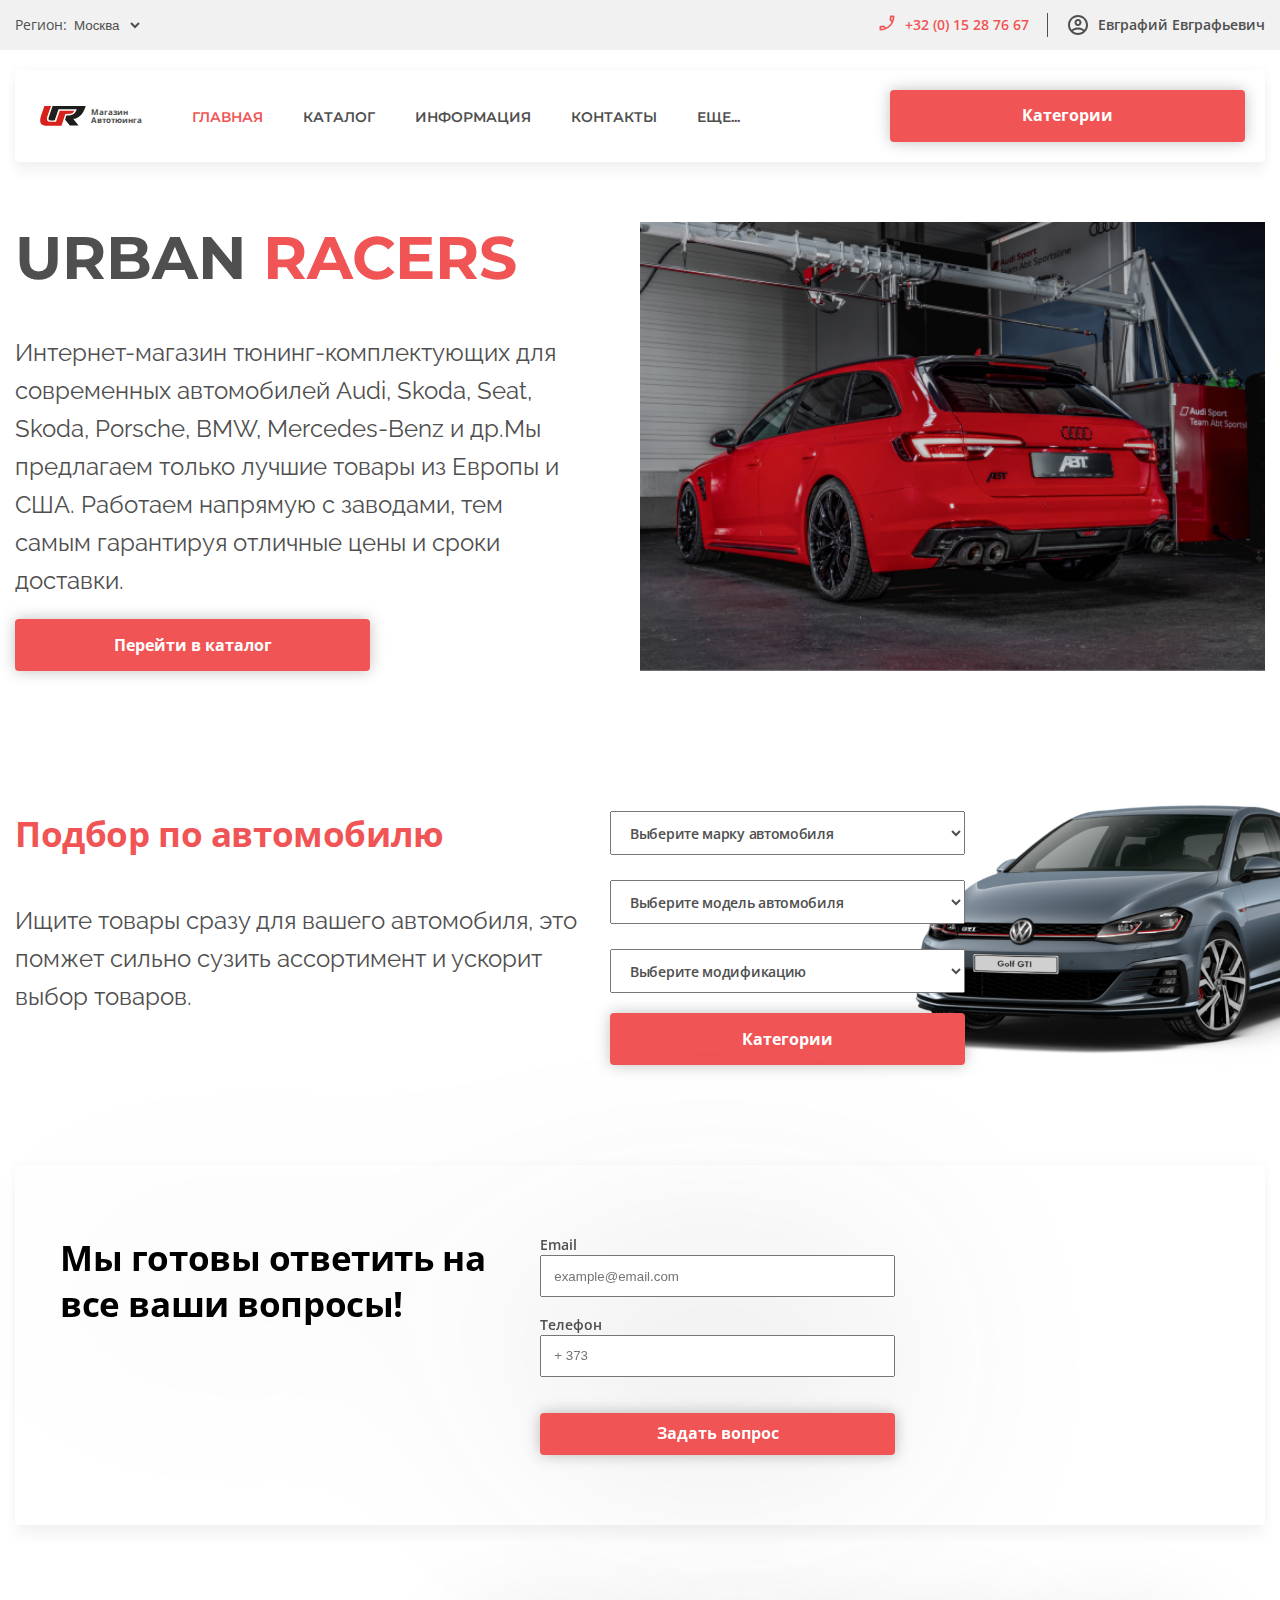
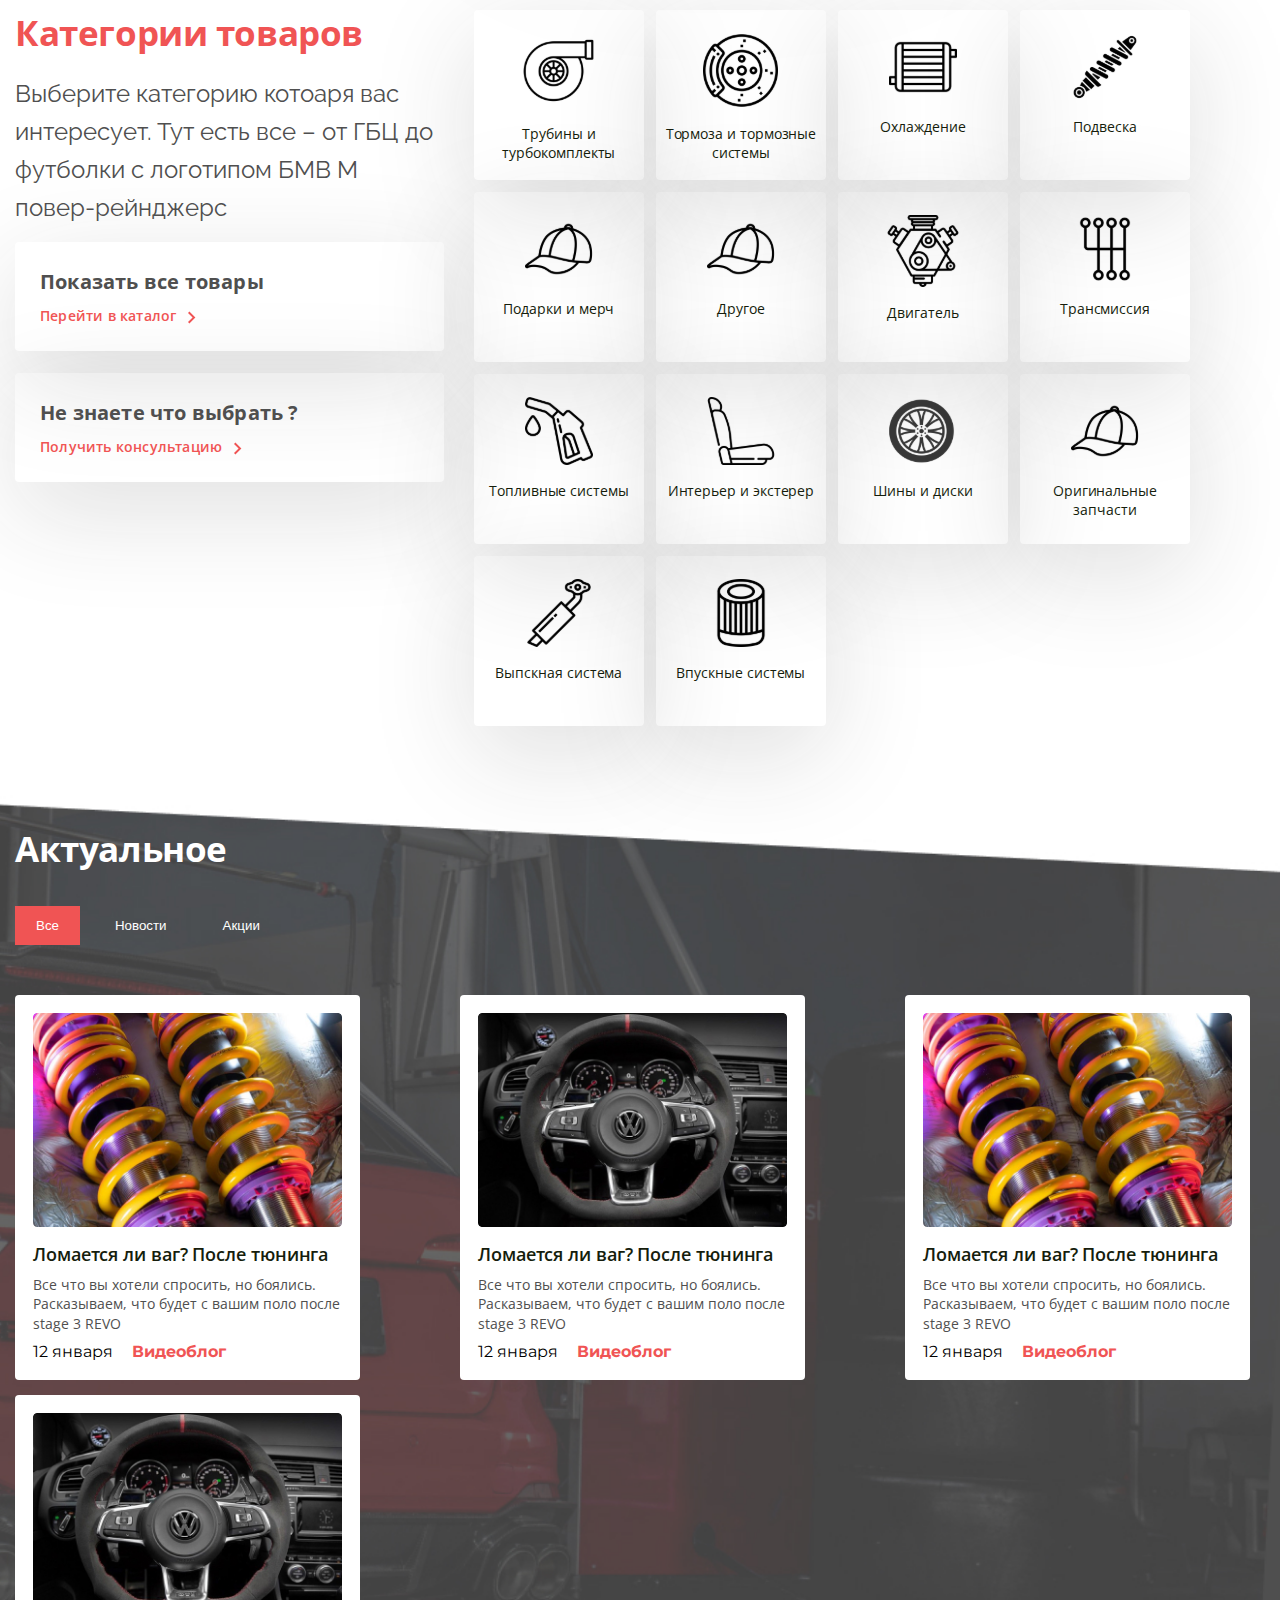
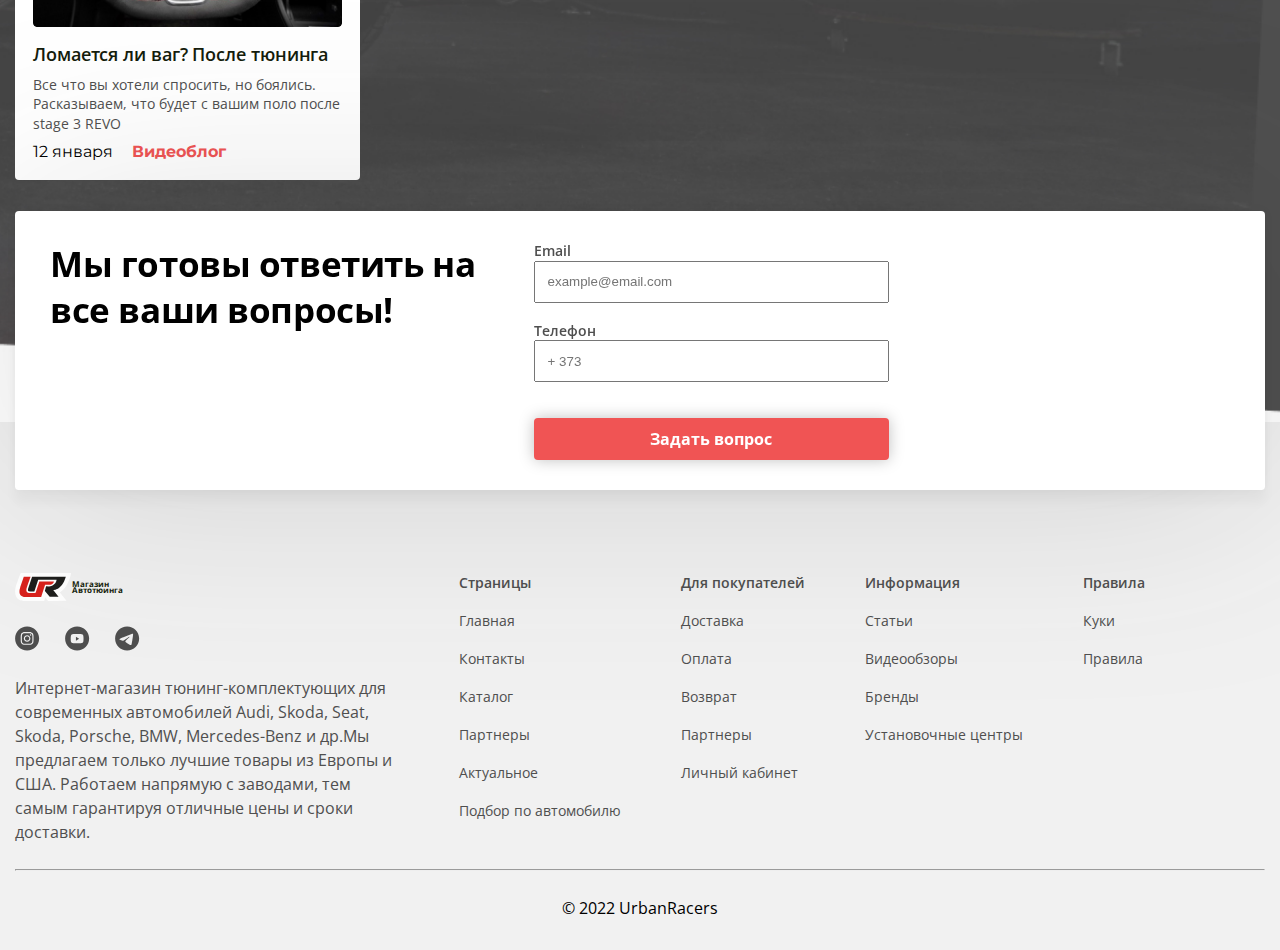
<file: index.html>
<!DOCTYPE html>
<html lang="ru">

<head>
    <meta charset="UTF-8">
    <meta http-equiv="X-UA-Compatible" content="IE=edge">
    <meta name="viewport" content="width=device-width, initial-scale=1.0">
    <title>Магазин Автотюинга</title>
    <meta name="description" content="Интернет-магазин тюнинг-комплектующих для современных автомобилей Audi, Skoda, Seat, Skoda, Porsche, BMW, Mercedes-Benz и др.Мы предлагаем только лучшие товары из Европы и США.">
    <!-- open graf -->
    <meta property="og:title" content="Магазин Автотюинга">
    <meta property="og:description" content="Интернет-магазин тюнинг-комплектующих для современных автомобилей Audi, Skoda, Seat, Skoda, Porsche, BMW, Mercedes-Benz и др.Мы предлагаем только лучшие товары из Европы и США.">
    <meta property="og:image" content="./img/header/graf-car.png">
    <!-- open graf /-->
    <link rel="shortcut icon" href="./img/header/logo.png" type="image/x-icon">
    <link rel="stylesheet" href="./css/slick-theme.css">
    <link rel="stylesheet" href="./css/slick.css">
    <link rel="stylesheet" href="./css/jquery.fancybox.min.css">
    <link rel="stylesheet" href="./css/style.css">
</head>

<body>

    <header class="header">
        <div class="header__wrap">
            <div class="container">
                <div class="header__top">
                    <div class="header__top-region">
                        <h3 class="header__region-txt">Регион:</h3>
                        <select class="header__select" name="header__select">
                            <option value="1">Москва</option>
                            <option value="2">Москва1</option>
                            <option value="3">Москва2</option>
                        </select>
                    </div>
                    <div class="header__top-contakt">
                        <div class="header__phone">
                            <div class="header__phone-image">
                                <img src="./img/header/phone.svg" alt="phone">
                            </div>
                            <div class="header__phone-number">
                                <a class="header__phone-link" href="#">+32 (0) 15 28 76 67</a>
                            </div>
                        </div>
                        <div class="header__name">
                            <div class="header__name-image">
                                <img src="./img/header/user.svg" alt="user">
                            </div>
                            <div class="header__name-user">
                                <span>Евграфий Евграфьевич</span>
                            </div>
                        </div>
                    </div>
                </div>

            </div>   
        </div>

        <div class="container container--s">
            <div class="header__nav">
                <div class="header__nav-box">

                    <a href="#" class="header__nav-logo">
                        <div class="header__logo-image">
                            <img src="./img/header/logo.svg" alt="logo">
                        </div>
                        <div class="header__logo-txt">Магазин <br> Автотюинга</div>
                    </a>

                    <div class="header__nav-menu">
                        <ul class="header__menu">
                            <li class="header__menu-li header__menu-li--active"><a class="header__menu-link" href="#">главная</a></li>
                            <li class="header__menu-li"><a class="header__menu-link" href="#">каталог</a></li>
                            <li class="header__menu-li"><a class="header__menu-link" href="#">информация</a></li>
                            <li class="header__menu-li"><a class="header__menu-link" href="#">контакты</a></li>
                            <li class="header__menu-li"><a class="header__menu-link" href="#">еще...</a></li>
                        </ul>
                    </div>

                </div>
                <button class="header__btn --btn">Категории</button>
                <div class="header__burger">
                    <span class="burger"></span>
                </div>
            </div>              
        </div>

    </header>

    <section class="main">
        <div class="container">
            <div class="main__block">
                <div class="main__block-txt">
                    <h1 class="main__title">URBAN <span>RACERS</span></h1>
                    <p class="main__text --text ">Интернет-магазин тюнинг-комплектующих для современных автомобилей Audi, Skoda, Seat, Skoda, Porsche, BMW, Mercedes-Benz и др.Мы предлагаем только лучшие товары из Европы и США. Работаем напрямую с заводами, тем самым гарантируя отличные цены и сроки доставки.</p>
                    <a class="main__btn --btn" href="#">Перейти в каталог</a>
                </div>
                <div class="main__block-image">
                    <img src="./img/main/bg.jpg" alt="car">
                </div>
            </div>
        </div>
    </section>
    
    <section class="pick">
        <div class="container">
            <div class="pick__block">
                <div class="pick__block-txt">
                    <h2 class="pick__title --title">Подбор по автомобилю</h2>
                    <p class="pick__text --text">Ищите товары сразу для вашего автомобиля, это помжет сильно сузить ассортимент и ускорит выбор товаров. </p>
                </div>
                <div class="pick__block-select">
                    <select class="pick__select" name="pick__select-1">
                        <option value="1">Выберите марку автомобиля</option>
                        <option value="2">AUDI</option>
                        <option value="3">VOLKSWAGEN</option>
                        <option value="4">MERCEDES</option>
                        <option value="5">OPEL</option>
                    </select>
                    <select class="pick__select" name="pick__select-2">
                        <option value="1">Выберите модель автомобиля</option>
                        <option value="2">Выберите модель автомобиля</option>
                        <option value="3">Выберите модель автомобиля</option>
                        <option value="4">Выберите модель автомобиля</option>
                        <option value="5">Выберите модель автомобиля</option>
                    </select>
                    <select class="pick__select" name="pick__select-3">
                        <option value="1">Выберите модификацию</option>
                        <option value="2">Выберите модификацию</option>
                        <option value="3">Выберите модификацию</option>
                        <option value="4">Выберите модификацию</option>
                        <option value="5">Выберите модификацию</option>
                    </select>

                    <button class="pick__btn --btn">Категории</button>
                </div>
            </div>
        </div>
    </section>
    
    <section class="ask">
        <div class="container">
            <div class="ask__block">
                <div class="ask__block-txt">
                    <h2 class="ask__title --title">Мы готовы ответить на все ваши вопросы!</h2>
                </div>
                <form class="ask__block-form">
                    <div class="ask__grup-input">
                        <div class="ask__wrap-input">
                            <h4 class="ask__label">Email</h4>
                            <input class="ask__input" type="text" placeholder="example@email.com">
                        </div>
                        <div class="ask__wrap-input">
                            <h4 class="ask__label">Телефон</h4>
                            <input class="ask__input" type="text" placeholder="+ 373">
                        </div>
                    </div>
                    <button type="button" class="ask__btn --btn">Задать вопрос</button>
                </form>
            </div>
        </div>
    </section>
       
    <section class="categories">
        <div class="container">
            <div class="categories__block">
                <div class="categories__block-txt">
                    <h2 class="categories__title --title">Категории товаров</h2>
                    <p class="categories__text --text">Выберите категорию котоаря вас интересует. Тут есть все – от ГБЦ до футболки с логотипом БМВ М повер-рейнджерс</p>
                    <div class="categories__box">
                        <h3 class="categories__subtitle">Показать все товары</h3>
                        <a class="categories__t-link" href="#">Перейти в каталог <img src="./img/categories/arrow-red.svg" alt="img"></a>
                    </div>
                    <div class="categories__box">
                        <h3 class="categories__subtitle">Не знаете что выбрать ?</h3>
                        <a class="categories__t-link" href="#">Получить консультацию <img src="./img/categories/arrow-red.svg" alt="img"></a>
                    </div>
                </div>

                <div class="categories__block-image">

                    <a href="#">
                        <div class="categories__image-wrap">
                            <div class="categories__image">
                                <img src="./img/categories/categories-1.svg" alt="img">
                            </div>
                            <h5 class="categories__image-text">Трубины и турбокомплекты</h5>
                        </div>                        
                    </a>

                    <a href="#">
                        <div class="categories__image-wrap">
                            <div class="categories__image">
                                <img src="./img/categories/categories-2.svg" alt="img">
                            </div>
                            <h5 class="categories__image-text">Тормоза и тормозные системы</h5>
                        </div>                        
                    </a>

                    <a href="#">
                        <div class="categories__image-wrap">
                            <div class="categories__image">
                                <img src="./img/categories/categories-3.svg" alt="img">
                            </div>
                            <h5 class="categories__image-text">Охлаждение</h5>
                        </div>                        
                    </a>

                    <a href="#">
                        <div class="categories__image-wrap">
                            <div class="categories__image">
                                <img src="./img/categories/categories-4.svg" alt="img">
                            </div>
                            <h5 class="categories__image-text">Подвеска</h5>
                        </div>                        
                    </a>

                    <a href="#">
                        <div class="categories__image-wrap">
                            <div class="categories__image">
                                <img src="./img/categories/categories-5.svg" alt="img">
                            </div>
                            <h5 class="categories__image-text">Подарки и мерч</h5>
                        </div>                        
                    </a>

                    <a href="#">
                        <div class="categories__image-wrap">
                            <div class="categories__image">
                                <img src="./img/categories/categories-6.svg" alt="img">
                            </div>
                            <h5 class="categories__image-text">Другое</h5>
                        </div>                        
                    </a>

                    <a href="#">
                        <div class="categories__image-wrap">
                            <div class="categories__image">
                                <img src="./img/categories/categories-7.svg" alt="img">
                            </div>
                            <h5 class="categories__image-text">Двигатель</h5>
                        </div>                        
                    </a>

                    <a href="#">
                        <div class="categories__image-wrap">
                            <div class="categories__image">
                                <img src="./img/categories/categories-8.svg" alt="img">
                            </div>
                            <h5 class="categories__image-text">Трансмиссия</h5>
                        </div>                        
                    </a>

                    <a href="#">
                        <div class="categories__image-wrap">
                            <div class="categories__image">
                                <img src="./img/categories/categories-9.svg" alt="img">
                            </div>
                            <h5 class="categories__image-text">Топливные системы</h5>
                        </div>                        
                    </a>

                    <a href="#">
                        <div class="categories__image-wrap">
                            <div class="categories__image">
                                <img src="./img/categories/categories-10.svg" alt="img">
                            </div>
                            <h5 class="categories__image-text">Интерьер и экстерер</h5>
                        </div>                        
                    </a>

                    <a href="#">
                        <div class="categories__image-wrap">
                            <div class="categories__image">
                                <img src="./img/categories/categories-11.svg" alt="img">
                            </div>
                            <h5 class="categories__image-text">Шины и диски</h5>
                        </div>
                    </a>

                    <a href="#">
                        <div class="categories__image-wrap">
                            <div class="categories__image">
                                <img src="./img/categories/categories-12.svg" alt="img">
                            </div>
                            <h5 class="categories__image-text">Оригинальные запчасти</h5>
                        </div>                        
                    </a>

                    <a href="#">
                        <div class="categories__image-wrap">
                            <div class="categories__image">
                                <img src="./img/categories/categories-13.svg" alt="img">
                            </div>
                            <h5 class="categories__image-text">Выпскная система</h5>
                        </div>                        
                    </a>

                    <a href="#">
                        <div class="categories__image-wrap">
                            <div class="categories__image">
                                <img src="./img/categories/categories-14.svg" alt="img">
                            </div>
                            <h5 class="categories__image-text">Впускные системы</h5>
                        </div>                        
                    </a>

                </div>
            </div>
        </div>
    </section>


    <section class="topical">
        <div class="container topical__container">
            <h2 class="topical__title --title">Актуальное</h2>
            <div class="topical__grup">
                <button class="topical__btn topical__btn--active" data-filter="all">Все</button>
                <button class="topical__btn" data-filter=".new">Новости</button>
                <button class="topical__btn" data-filter=".sale">Акции</button>
            </div>
            <div class="topical__box">

                <div class="topical__box-item mix new">
                    <div class="topical__item-image">
                        <img src="./img/topical/topical-1.jpg" alt="img">
                    </div>
                    <h3 class="topical__subtitle">Ломается ли ваг? После тюнинга</h3>
                    <p class="topical__text">Все что вы хотели спросить, но боялись. Расказываем, что будет с вашим поло после stage 3 REVO</p>
                    <h4 class="topical__dat">12 января <a href="#">Видеоблог</a></h4>
                </div>

                <div class="topical__box-item mix sale">
                    <div class="topical__item-image">
                        <img src="./img/topical/topical-2.jpg" alt="img">
                    </div>
                    <h3 class="topical__subtitle">Ломается ли ваг? После тюнинга</h3>
                    <p class="topical__text">Все что вы хотели спросить, но боялись. Расказываем, что будет с вашим поло после stage 3 REVO</p>
                    <h4 class="topical__dat">12 января <a href="#">Видеоблог</a></h4>
                </div>

                <div class="topical__box-item mix new">
                    <div class="topical__item-image">
                        <img src="./img/topical/topical-1.jpg" alt="img">
                    </div>
                    <h3 class="topical__subtitle">Ломается ли ваг? После тюнинга</h3>
                    <p class="topical__text">Все что вы хотели спросить, но боялись. Расказываем, что будет с вашим поло после stage 3 REVO</p>
                    <h4 class="topical__dat">12 января <a href="#">Видеоблог</a></h4>
                </div>

                <div class="topical__box-item mix sale">
                    <div class="topical__item-image">
                        <img src="./img/topical/topical-2.jpg" alt="img">
                    </div>
                    <h3 class="topical__subtitle">Ломается ли ваг? После тюнинга</h3>
                    <p class="topical__text">Все что вы хотели спросить, но боялись. Расказываем, что будет с вашим поло после stage 3 REVO</p>
                    <h4 class="topical__dat">12 января <a href="#">Видеоблог</a></h4>
                </div>

            </div>

            <div class="ask__block ask__block-2">
                <div class="ask__block-txt">
                    <h2 class="ask__title --title">Мы готовы ответить на все ваши вопросы!</h2>
                </div>
                <form class="ask__block-form">
                    <div class="ask__grup-input">
                        <div class="ask__wrap-input">
                            <h4 class="ask__label">Email</h4>
                            <input class="ask__input" type="text" placeholder="example@email.com">
                        </div>
                        <div class="ask__wrap-input">
                            <h4 class="ask__label">Телефон</h4>
                            <input class="ask__input" type="text" placeholder="+ 373">
                        </div>
                    </div>
                    <button type="button" class="ask__btn --btn">Задать вопрос</button>
                </form>
            </div>

        </div>
    </section>

    <footer class="footer">
        <div class="container">
            <div class="footer__box">

                <div class="footer__box-info">

                    <div class="footer__info-logo">
                        <div class="footer__logo-image">
                            <img src="./img/footer/footer-logo.svg" alt="logo">
                        </div>
                        <div class="footer__logo-text">Магазин <br> Автотюинга</div>
                    </div>

                    <div class="footer__grup-icon">

                        <a href="#" class="footer__icon-link">
                            <img src="./img/footer/insta.svg" alt="insta">
                        </a>
                        <a href="#" class="footer__icon-link">
                            <img src="./img/footer/youtube.svg" alt="insta">
                        </a>
                        <a href="#" class="footer__icon-link">
                            <img src="./img/footer/telega.svg" alt="insta">
                        </a>

                    </div>

                    <p class="footer__text">Интернет-магазин тюнинг-комплектующих для современных автомобилей Audi, Skoda, Seat, Skoda, Porsche, BMW, Mercedes-Benz и др.Мы предлагаем только лучшие товары из Европы и США. Работаем напрямую с заводами, тем самым гарантируя отличные цены и сроки доставки.</p>
                </div> 

                <div class="footer__box-nav">
                    <h3 class="footer__title">Страницы</h3>
                    <ul class="footer__menu">
                        <li class="footer__menu-item">
                            <a class="footer__menu-link" href="#">Главная</a>
                        </li>
                        <li class="footer__menu-item">
                            <a class="footer__menu-link" href="#">Контакты</a>
                        </li>
                        <li class="footer__menu-item">
                            <a class="footer__menu-link" href="#">Каталог</a>
                        </li>
                        <li class="footer__menu-item">
                            <a class="footer__menu-link" href="#">Партнеры</a>
                        </li>
                        <li class="footer__menu-item">
                            <a class="footer__menu-link" href="#">Актуальное</a>
                        </li>
                        <li class="footer__menu-item">
                            <a class="footer__menu-link" href="#">Подбор по автомобилю</a>
                        </li>
                    </ul>
                </div>

                <div class="footer__box-nav">
                    <h3 class="footer__title">Для покупателей</h3>
                    <ul class="footer__menu">
                        <li class="footer__menu-item">
                            <a class="footer__menu-link" href="#">Доставка</a>
                        </li>
                        <li class="footer__menu-item">
                            <a class="footer__menu-link" href="#">Оплата</a>
                        </li>
                        <li class="footer__menu-item">
                            <a class="footer__menu-link" href="#">Возврат</a>
                        </li>
                        <li class="footer__menu-item">
                            <a class="footer__menu-link" href="#">Партнеры</a>
                        </li>
                        <li class="footer__menu-item">
                            <a class="footer__menu-link" href="#">Личный кабинет</a>
                        </li>
                    </ul>
                </div>

                <div class="footer__box-nav">
                    <h3 class="footer__title">Информация</h3>
                    <ul class="footer__menu">
                        <li class="footer__menu-item">
                            <a class="footer__menu-link" href="#">Статьи</a>
                        </li>
                        <li class="footer__menu-item">
                            <a class="footer__menu-link" href="#">Видеообзоры</a>
                        </li>
                        <li class="footer__menu-item">
                            <a class="footer__menu-link" href="#">Бренды</a>
                        </li>
                        <li class="footer__menu-item">
                            <a class="footer__menu-link" href="#">Установочные центры</a>
                        </li>
                    </ul>
                </div>

                <div class="footer__box-nav">
                    <h3 class="footer__title">Правила</h3>
                    <ul class="footer__menu">
                        <li class="footer__menu-item">
                            <a class="footer__menu-link" href="#">Куки</a>
                        </li>
                        <li class="footer__menu-item">
                            <a class="footer__menu-link" href="#">Правила</a>
                        </li>
                    </ul>
                </div>

            </div>
            <hr class="footer__hr">
            <h6 class="footer__end">© 2022 UrbanRacers</h6>
            
        </div>
    </footer>


    <section class="">
        <div class="container">
            <div class="__block">
                <div class="__block-item"></div>
            </div>
        </div>
    </section>



<!-- 
    <div class="container">
        <div class="class-mi">
            <div class="class-mi__item">1111111111</div>
            <div class="class-mi__item">2222222222</div>
            <div class="class-mi__item">33333333333</div>
            <div class="class-mi__item">1111111111</div>
            <div class="class-mi__item">2222222222</div>
            <div class="class-mi__item">33333333333</div>
        </div>
    </div> -->
    
<!-- 
    <div class="galleri">
        <a href="./img/1.jpg" data-fancybox="grup">
            <img src="./img/1.jpg" alt="img">
        </a>
        <a href="./img/2.jpg" data-fancybox="grup">
            <img src="./img/2.jpg" alt="img">
        </a>
        <a href="./img/3.jpg" data-fancybox="grup">
            <img src="./img/3.jpg" alt="img">
        </a>
        <a href="./img/4.jpg" data-fancybox="grup">
            <img src="./img/4.jpg" alt="img">
        </a>
        <a href="./img/5.jpg" data-fancybox="grup">
            <img src="./img/5.jpg" alt="img">
        </a>
    </div>
 -->


    <script src="https://ajax.googleapis.com/ajax/libs/jquery/3.5.1/jquery.min.js"></script>
    <script src="./js/slick.js"></script>
    <script src="./js/jquery.fancybox.min.js"></script>
    <script src="./js/mixitup.js"></script>
    <script src="./js/main.js"></script>
</body>

</html>
</file>
<file: css/style.css>
@import url('https://fonts.googleapis.com/css2?family=Montserrat:wght@400;700&family=Open+Sans:wght@400;600;700&family=Raleway&display=swap');

*{
  margin: 0; 
  padding: 0;
  box-sizing: border-box; 
}
body {
    font-family: 'Open Sans', sans-serif;
}

h1, h2, h3, h4, h5, h6 {
    margin: 0;
}
ul, li {
    padding: 0;
	 list-style: none;
}
img {
  max-width: 100%;
  display: block;
}
a {
    text-decoration: none;
}
/* .container-big {
    max-width: 1790px;
    padding: 0 15px;
    margin: 0 auto;
} */
.container {
    max-width: 1710px;
    padding: 0 15px;
    margin: 0 auto;
}
:root {
    --w-color: #ffffff; 
    --ser-color: #F1F1F1; 
    --set-color: #4F4F4F; 
    --bl-color: #000000; 
    --bls-color: #151D0C; 
    --r-color: #F05454; 
    --hover-color: #c10000; 
    --hover-color-2: #fac7c7; 
}

.--btn {
    display: flex;
    justify-content: center;
    align-items: center;
    font-family: 'Open Sans';
    font-weight: 700;
    font-size: 16px;
    line-height: 135%;
    color: var(--w-color);
    background: var(--r-color);
    box-shadow: 0px 0px 15px rgba(0, 0, 0, 0.25);
    border-radius: 4px;
    border: none;
    width: 355px;
    height: 52px;
    cursor: pointer;
    transition: all 0.5s;
    -webkit-transition: all 0.5s;
    -moz-transition: all 0.5s;
    -ms-transition: all 0.5s;
    -o-transition: all 0.5s;
}
.--btn:hover {
    background: var(--hover-color);
}  
.--title {
    font-family: 'Open Sans';
    font-weight: 700;
    font-size: 35px;
    line-height: 130%;   
    letter-spacing: -0.41px;    
    color: var(--r-color);
}
.--text {
    font-family: 'Raleway';
    font-weight: 400;
    font-size: 24px;
    line-height: 158%;
    color: var(--set-color);    
}

/* ======================================= */

/* ========== header ========== */

.header__wrap {
    background: var(--ser-color);
    min-height: 48px;   
    margin-bottom: 20px; 
}
.header__top {
    display: flex;
    justify-content: space-between;
    align-items: center;
    padding: 13px 0;
}
.header__top-region {
    display: flex; 
    align-items: center;  
}
.header__region-txt {
    margin-right: 3px;
    font-weight: 400;
    font-size: 14px;
    line-height: 170%;
    color: var(--set-color);
}
.header__select {
    border: none;
    color: var(--set-color);
    background: var(--ser-color);
    margin-top: 1px;
}
.header__select:focus {
    overflow: hidden;
}
.header__select option {
    border: none;
}
.header__select option:focus {
    overflow: hidden;
}
.header__top-contakt {
    display: flex;
    align-items: center;
}
.header__phone {
    display: flex;
    padding-right: 18px;
    border-right: 1px solid var(--set-color);
}
.header__phone-image {
    margin-right: 8px;
}
.header__phone-link {
    color: var(--r-color);
    font-weight: 600;
    font-size: 14px;
    line-height: 170%;
}
.header__phone-link:hover {
    color: var(--hover-color);
}  
.header__name {
    display: flex;
    align-items: center;
    padding-left: 18px;
}
.header__name-image {
    margin-right: 8px;
}
.header__name-user span {
    font-weight: 600;
    font-size: 14px;
    line-height: 170%; 
    color: var(--set-color); 
}

/* ----------------------------- */
.header__nav {
    display: flex;
    justify-content: space-between;
    align-items: center;
    flex-wrap: wrap;
    padding: 20px;
    box-shadow: 0px 12px 12px rgba(0, 0, 0, 0.04), 0px 0px 12px rgba(0, 0, 0, 0.04);
    border-radius: 4px;
    -webkit-border-radius: 4px;
    -moz-border-radius: 4px;
    -ms-border-radius: 4px;
    -o-border-radius: 4px;
    position: relative;
}
.header__nav-box {
    display: flex;
    align-items: center;
}
.header__nav-box {
    display: flex;
}
.header__nav-logo {
    display: flex;
    align-items: center;
    margin-right: 50px;
}
.header__logo-image {
    width: 56px;
}
.header__logo-txt {
    font-weight: 700;
    font-size: 8px;
    line-height: 100%; 
    color: var(--set-color);       
}

.header__menu {
    display: flex;
    gap: 40px;
}

.header__menu-li--active a {
    color: var(--r-color);
}
.header__menu-link {
    font-family: 'Montserrat';
    font-weight: 600;
    font-size: 14px;
    line-height: 143%; 
    text-transform: uppercase;
    color: var(--set-color); 
    transition: all 0.5s;
    -webkit-transition: all 0.5s;
    -moz-transition: all 0.5s;
    -ms-transition: all 0.5s;
    -o-transition: all 0.5s;
}
.header__menu-link:hover  {
    color: var(--r-color);
}



/* ============== */
.header__burger {
    width: 26px;
    height: 26px;
    display: flex;
    align-items: center;
    display: none;
}
.burger {
    display: block;
    width: 24px;
    height: 2px;
    position: relative;
    background: var(--r-color);
    transition: all 0.5s ease;
    -webkit-transition: all 0.5s ease;
    -moz-transition: all 0.5s ease;
    -ms-transition: all 0.5s ease;
    -o-transition: all 0.5s ease;
}
.burger::before {
    content: '';
    display: block;
    width: 24px;
    height: 2px;
    top: -7px;
    position: absolute;
    background: var(--r-color);
    transition: all 0.5s ease;
    -webkit-transition: all 0.5s ease;
    -moz-transition: all 0.5s ease;
    -ms-transition: all 0.5s ease;
    -o-transition: all 0.5s ease;
}
.burger::after {
    content: '';
    display: block;
    width: 24px;
    height: 2px;
    bottom: -7px;
    position: absolute;
    background: var(--r-color);
    transition: all 0.5s ease;
    -webkit-transition: all 0.5s ease;
    -moz-transition: all 0.5s ease;
    -ms-transition: all 0.5s ease;
    -o-transition: all 0.5s ease;
}
/* ==== */
.burger-active {
    background: transparent;
}
.burger-active::before {
    content: '';
    display: block;
    width: 24px;
    height: 2px;
    top: 0px;
    position: absolute;
    background: var(--r-color);
    transform: rotate(45deg);
    -webkit-transform: rotate(45deg);
    -moz-transform: rotate(45deg);
    -ms-transform: rotate(45deg);
    -o-transform: rotate(45deg);
}
.burger-active::after {
    content: '';
    display: block;
    width: 24px;
    height: 2px;
    bottom: 0px;
    position: absolute;
    background: var(--r-color);
    transform: rotate(-225deg);
    -webkit-transform: rotate(-225deg);
    -moz-transform: rotate(-225deg);
    -ms-transform: rotate(-225deg);
    -o-transform: rotate(-225deg);
}
/* ========== header /========== */

/* ========== main ========== */
.main__block {
    display: flex;
    justify-content: space-between;
    padding: 60px 0 0;
    gap: 25px;
}
.main__block-txt {
    max-width: 45%;
}
.main__title {
    font-family: 'Montserrat';
    font-weight: 700;
    font-size: 60px;
    line-height: 120%;
    text-transform: capitalize;
    color: var(--set-color);    
    margin-bottom: 40px;
}
.main__title span {
    color: var(--r-color);  
}
.main__text {
    margin-bottom: 20px;
}
.main__block-image {
    width: 50%;
}
.main__block-image img {
    width: 100%;
    height: 100%;
    object-fit: cover;
}
/* ========== main /========== */

/* ========== pick ========== */
.pick {
   padding: 140px 0 100px; 
   background: url(../img/pick/pick-1.png) 100% 40% / 40% no-repeat;
}
.pick__block {
    display: flex;
    align-items: flex-start;
    /* flex-wrap: wrap; */
    gap: 25px;
}
.pick__block-txt {
    max-width: 570px;
}
.pick__title {
    margin-bottom: 45px;
}
.pick__block-select {
    display: flex;
    gap: 25px 15px;
    flex-wrap: wrap;
}
.pick__select {
    width: 355px;
    height: 44px;
    font-family: 'Open Sans';
    font-weight: 600;
    font-size: 14px;
    line-height: 135%;
    display: flex;
    align-items: center;
    letter-spacing: -0.3px;    
    color: var(--set-color);
    padding-left: 15px;
}

.pick__btn {
    width: 355px;
    height: 52px;  
    margin-top: -5px; 
}
/* ========== pick /========== */

/* ========== ask ========== */ 

.ask__block {
    display: flex;
    gap: 25px;
    min-height: 230px;
    padding: 70px 45px;
    box-shadow: 0px 12px 12px rgba(0, 0, 0, 0.04), 0px 0px 12px rgba(0, 0, 0, 0.04);
    border-radius: 4px;
    filter: drop-shadow(0px 0px 104px rgba(41, 41, 41, 0.15));
    -webkit-filter: drop-shadow(0px 0px 104px rgba(41, 41, 41, 0.15));
}
.ask__block-txt {
    max-width: 480px;
}
.ask__title {
    color: var(--bl-color);
}
.ask__block-form {
    display: flex;
    justify-content: space-between;
    flex-wrap: wrap;
    width: 100%;
}
.ask__grup-input {
    display: flex;
    flex-wrap: wrap;
}
.ask__wrap-input {
    margin-right: 10px;
    margin: 0 10px 18px 0;
}
.ask__label {
    font-family: 'Open Sans';
    font-weight: 600;
    font-size: 14px;
    line-height: 140%;   
    color: var(--set-color);  
}
.ask__input {
    width: 355px;
    height: 42px;
    padding: 0 12px;
}
.ask__btn {
    width: 243px;
    height: 42px;
    margin-top: 18px;
}
/* ========== ask /========== */

/* ========== categories ========== */
.categories {
    padding: 85px 0 0;
    color: var(--set-color);
}
.categories__block {
    display: flex;
    justify-content: space-between;
    gap: 30px;
}
.categories__block-txt {
    max-width: 570px;
}
.categories__title {
    margin-bottom: 20px;
}
.categories__text {
    margin-bottom: 15px;
}
.categories__box {
    box-shadow: 0px 28px 104px rgba(41, 41, 41, 0.15);
    border-radius: 4px; 
    margin: 0 0 22px;  
    padding: 25px 25px;  
}
.categories__subtitle {
    font-family: 'Open Sans';
    font-weight: 700;
    font-size: 20px;
    line-height: 150%;
    letter-spacing: 0.2px;  
    margin-bottom: 10px; 

}
.categories__t-link {
    display: flex;
    align-items: center;
    font-family: 'Open Sans';
    font-weight: 600;
    font-size: 14px;
    line-height: 135%;
    display: flex;
    align-items: center;
    letter-spacing: 0.2px;
    color: var(--r-color);
    transition: all .5s ease;
    -webkit-transition: all .5s ease;
    -moz-transition: all .5s ease;
    -ms-transition: all .5s ease;
    -o-transition: all .5s ease;
}
.categories__t-link:hover {
    color: var(--hover-color);
}
.categories__t-link:hover img {
    color: var(--hover-color);
    margin: 3px 0 0 15px;
}
.categories__t-link img {
    margin: 3px 0 0 12px;
    transition: all .3s ease;
    -webkit-transition: all .3s ease;
    -moz-transition: all .3s ease;
    -ms-transition: all .3s ease;
    -o-transition: all .3s ease;
}
/* правый блок ===== */
.categories__block-image {
    display: flex;
    gap: 12px;
    flex-wrap: wrap;
}
.categories__block-image a {
    display: inline-flex;
    color: var(--set-color);
    transition: all 0.3s ease;
    -webkit-transition: all 0.3s ease;
    -moz-transition: all 0.3s ease;
    -ms-transition: all 0.3s ease;
    -o-transition: all 0.3s ease;
}
.categories__block-image a:hover {
    background: var(--hover-color-2);
}
.categories__image-wrap {
    width: 170px;
    min-height: 170px;
    box-shadow: 0px 28px 104px rgba(41, 41, 41, 0.15);
    border-radius: 4px;
    padding: 23px 6px 15px;
}
.categories__image {
    margin: 0 auto 17px;
    width: 75px;
}
.categories__image img {
    margin: 0 auto;
}
.categories__image-text {
    text-align: center;
    font-family: 'Open Sans';
    font-weight: 400;
    font-size: 14px;
    line-height: 135%;
    letter-spacing: -0.005em;
    color: var(--bls-color);
}
/* ========== categories /========== */

/* ========== topical ========== */
.topical {
    background: url(../img/topical/bg.jpg) 100% 0 /cover no-repeat;
    padding: 100px 0 242px;

}
.topical__container {
    position: relative;    
}
.topical__title {
    color: var(--w-color);
} 
.topical__grup {
    margin: 35px 0 50px;
}
.topical__btn {
    color: var(--w-color);
    border: none;
    background: transparent;
    padding: 12px 21px;
    margin-right: 10px;
    cursor: pointer;
}
.topical__btn:hover {
    background: var(--r-color);
}
.topical__btn--active {
    background: var(--r-color);
}
.topical__box {
    display: flex;
    /* justify-content: space-between; */
    gap: 15px 100px;
    flex-wrap: wrap;
}
.topical__box-item {
    width: 345px;
    padding: 18px;
    border-radius: 4px;
    background: var(--w-color);
}
.topical__item-image {
    border-radius: 4px; 
    overflow: hidden;
}
.topical__subtitle {
    margin: 15px 0 8px;
    font-family: 'Open Sans';
    font-weight: 600;
    font-size: 18px;
    line-height: 135%;
    letter-spacing: -0.005em;
    color: var(--bls-color);
}
.topical__text {
    font-family: 'Open Sans';
    font-style: normal;
    font-weight: 400;
    font-size: 14px;
    line-height: 140%;
    color: var(--set-color);
    margin-bottom: 9px;
}
.topical__dat {
    font-family: 'Montserrat';
    font-weight: 400;
    font-size: 16px;
    line-height: 125%;
    color: var(--bl-color);
}
.topical__dat a {
    display: inline-block;
    font-weight: 700;
    color: var(--r-color);
    margin-left: 15px;
    transition: all 0.5s;
    -webkit-transition: all 0.5s;
    -moz-transition: all 0.5s;
    -ms-transition: all 0.5s;
    -o-transition: all 0.5s;
}
.topical__dat a:hover {
    color: var(--hover-color);
}
/* ========== topical /========== */

/* ========== ask-2 ========== */
.ask__block-2 {
    position: absolute;
    bottom: -310px;
    z-index: 1;
    background: var(--w-color);
    width: calc(100% - 30px);
}
/* ========== ask-2 /========== */

/* ========== footer ========== */
.footer {
    padding: 150px 0 30px;
    background: var(--ser-color);
}
.footer__box {
    display: flex;
    gap: 60px;
    flex-wrap: wrap;
}
.footer__box-info {
     width: 384px;
     margin-right: 90px;
}
.footer__info-logo {
    display: flex;
    align-items: center;
}
.footer__logo-text {
    font-family: 'Open Sans';
    font-weight: 700;
    font-size: 8px;
    line-height: 75%;
    color: var(--bls-color);
}
.footer__grup-icon {
    display: flex;
    margin: 25px 0;
}
.footer__icon-link {
    margin-right: 25px;
}
.footer__icon-link {
    margin-right: 25px;
    width: 25px;
    transition: all 0.3s;
    -webkit-transition: all 0.3s;
    -moz-transition: all 0.3s;
    -ms-transition: all 0.3s;
    -o-transition: all 0.3s;
}
.footer__icon-link:hover {
    width: 25px;
    margin-top: -2px;
    transform: scale(1.1);
    -webkit-transform: scale(1.1);
    -moz-transform: scale(1.1);
    -ms-transform: scale(1.1);
    -o-transform: scale(1.1);
}
.footer__text {
    font-family: 'Open Sans';
    font-weight: 400;
    font-size: 16px;
    line-height: 150%;
    color: var(--set-color);
}
.footer__title {
    font-family: 'Open Sans';
    font-weight: 600;
    font-size: 14px;
    line-height: 150%;
    color: var(--set-color);
    margin-bottom: 16px;
}
.footer__menu-item {
    margin-bottom: 16px;
}
.footer__menu-link {
    font-family: 'Open Sans';
    font-weight: 400;
    font-size: 14px;
    line-height: 150%;
    color: var(--set-color);
    margin-bottom: 16px;
    transition: all 0.3s;
    -webkit-transition: all 0.3s;
    -moz-transition: all 0.3s;
    -ms-transition: all 0.3s;
    -o-transition: all 0.3s;
}
.footer__menu-link:hover {
    color: var(--hover-color);
}
.footer__hr {
    background: var(--ser-color);
    height: 1px;margin: 25px 0 ;
}
.footer__end {
    font-weight: 400;
    font-size: 16px;
    line-height: 150%;
    text-align: center; 
}

/* ========== footer /========== */



.class-mi {
    background: rgb(222, 245, 255);
    min-height: 200px;
    margin-top: 120px;
}

.galleri {
    display: flex;
    justify-content: center;
    flex-wrap: wrap;
    gap: 20px;

}
.galleri a {
    display: inline-flex;
    width: 300px;

}

/* ========= Медиа ========= */
/* ========= Медиа ========= */
/* ========= Медиа ========= */

/* ====== Медиа 1350px ====== */
@media (max-width: 1350px) {
    .ask__btn {
        width: 355px;
        height: 42px;
        margin-top: 18px;
    }
    .ask__grup-input {
        flex-direction: column;
    }
    .ask__block-2 {
        padding: 30px 35px;
    }
    .footer__box-info {
        margin-right: 0;
    }
}
/* ====== Медиа 1350px /====== */

/* ====== Медиа 1200px ====== */
@media (max-width: 1200px) {
    .header__wrap {
        background: var(--ser-color);
        min-height: 48px;
        margin-bottom: 15px;
    }
    .header__btn {
        display: none;
    }
    .main__block {
        flex-direction: column;
    } 
    .main__block-txt {
        max-width: 100%;
    }
    .main__block-image {
        width: 100%;
    }
    .pick {
        padding: 100px 0 100px;
    }
    .pick__block {
        flex-direction: column;
    }
    .categories__block {
        flex-direction: column;
    }
    .categories__block-image {
        justify-content: center;
    }
    .topical {
        background: url(../img/topical/bg.jpg) 0 0 /cover no-repeat;
    }
    .topical__box {
        justify-content: center;
    }
    .footer__box-info {
        width: 100%;
        margin-right: 0px;
    }
    .footer__box-nav {
        width: 18%;
    }
}
/* ====== Медиа 1200px /====== */

/* ====== Медиа 998px ====== */
@media (max-width: 998px) {
    .ask__block {
        padding: 40px 20px;
    }
    .ask__wrap-input {
        margin: 0 auto 12px;
    }
    .ask__btn {
        margin: 18px auto 0;
    }
    .ask__block-form {
        justify-content: center;
    }
}
/* ====== Медиа 998px /====== */

/* ====== Медиа 850px ====== */
@media (max-width: 850px) {
    .header__burger {
        display: flex;
    }
    .header__nav-menu {
        position: absolute;
        top: 85px;
        left: 0;
        display: none;
        background: var(--w-color);
        width: 100%;
        height: 100vh;

    }
    .header__menu {
        flex-direction: column;
        padding: 50px 25px 15px;
    }
}
/* ====== Медиа 850px /====== */

/* ====== Медиа 768px ====== */
@media (max-width: 768px) {
    .header__wrap {
        display: none;
    }
    .header__nav {
        margin-top: 15px;
    }
    .main__block {
        padding: 30px 0 0;
    }
    .main__title {
        font-size: 7vw;
        margin-bottom: 10px;
    }
    .main__text {
        margin-bottom: 20px;
        font-size: 20px;
    }
    .pick {
        padding: 50px 0 50px;
        background: url(../img/pick/pick-1.png) 100% 88% / 450px no-repeat;
    }
    .pick__title {
        margin-bottom: 20px;
    }
    .pick__select {
        width: 100%;
    }
    .pick__btn {
        width: 100%;
        height: 52px;
        margin-top: 200px;
    }
    .ask__block {
        flex-direction: column;
    }
    .ask__grup-input {
        width: 100%;
        flex-direction: column;
    }
    .ask__wrap-input {
        margin: 0 0 15px;
    }
    .ask__input {
        width: 100%;
    }
    .ask__btn {
        width: 100%;
    }
    .categories {
        padding: 50px 0;
    }
    .categories__block-txt {
        max-width: 100%;
    }
    .topical {
        background: none;
        padding: 30px 0 70px;
    }
    .topical__title {
        color: var(--bls-color);
    }
    .topical__btn {
        color: var(--set-color);
    } 
    .topical__btn:hover {
        color: var(--w-color);
    } 
    .topical__btn--active {
        color: var(--w-color);
    }
    .topical__box-item {
        box-shadow: 0px 28px 104px rgba(41, 41, 41, 0.15);
    }
    .ask__block-2 {
        display: none;
    }
    .footer {
        padding: 35px 0 30px;
    }
    .footer__box {
        gap: 40px;
    }
    .footer__box-nav {
        width: 42%;
    }
}
/* ====== Медиа 768px /====== */

/* ====== Медиа 600px ====== */
@media (max-width: 600px) {
    .main__btn {
        width: 253px;
        height: 50px;
    }
}
/* ====== Медиа 600px /====== */

/* ====== Медиа 500px ====== */
@media (max-width: 500px) {
    .pick__title {
        font-size: 7vw;
    }
    .ask__title {
        color: var(--bl-color);
        font-size: 7vw;
    }
    .ask__block {
        padding: 20px 20px;
    }
}
/* ====== Медиа 500px /====== */

/* ====== Медиа 430px ====== */
@media (max-width: 430px) {
    .container--s {
        padding: 0;
    }
    .header__nav-logo {
        margin-right: 0;
        flex-direction: column;
    }
    .header__logo-txt {
        font-size: 8px;
        color: var(--bl-color);
    }
    .header__nav {
        padding: 10px 15px;
        margin: 0;
    }
    .header__menu {
        gap: 0;
        padding: 15px;
    }
    li.header__menu-li {
        border-bottom: 1px solid rgba(38, 38, 38, 0.08);
    }
    .header__menu-link {
        display: block;
        padding: 18px 0;
        font-size: 16px;
    }
    .main__text {
        margin-bottom: 20px;
        font-size: 16px;
    }
    .main__btn {
        width: 100%;
    }
    .pick {
        padding: 35px 0;
        background: url(../img/pick/pick-1.png) 100% 89% / 410px no-repeat;
    }
    .pick__title {
        margin-bottom: 15px;
        font-size: 22px;
    }
    .pick__text {
        font-size: 16px;
    }
    .pick__block-select {
        gap: 0;
    }
    .pick__select {
        margin-bottom: 22px;
    }
    .ask__block {
        padding: 15px 20px;
        gap: 0;
    }
    .ask__title {
        margin-bottom: 10px;
    }
    .ask__btn {
        margin: 12px auto 0;
    }
    .categories {
        padding: 35px 0 35px;
    }
    .categories__block {
        gap: 0;
    }
    .categories__block-image a {
        gap: 10px;
        width: 48%;
    }
    .categories__image-wrap {
        width: 100%;
        min-height: 170px;
        padding: 23px 6px 15px;
    }
    .categories__text {
        font-size: 16px;
    }
    .categories__title {
        margin-bottom: 12px;
        font-size: 7vw;
    }
    .categories__box {
        margin: 0px 0 15px;
        padding: 15px 15px;
    }
}
/* ====== Медиа 430px /====== */




/* ====== Медиа 350px ====== */
@media (max-width: 350px) {
    .categories__block-image {
        gap: 0;
    }
    .categories__block-image a {
        width: 100%;
        margin-bottom: 10px;
    }
}
/* ====== Медиа 350px /====== */

/* ====== Медиа 0px ====== */
@media (max-width: 0px) {}
/* ====== Медиа 0px /====== */
/* ====== Медиа 0px ====== */
@media (max-width: 0px) {}
/* ====== Медиа 0px /====== */
/* ====== Медиа 0px ====== */
@media (max-width: 0px) {}
/* ====== Медиа 0px /====== */
</file>
